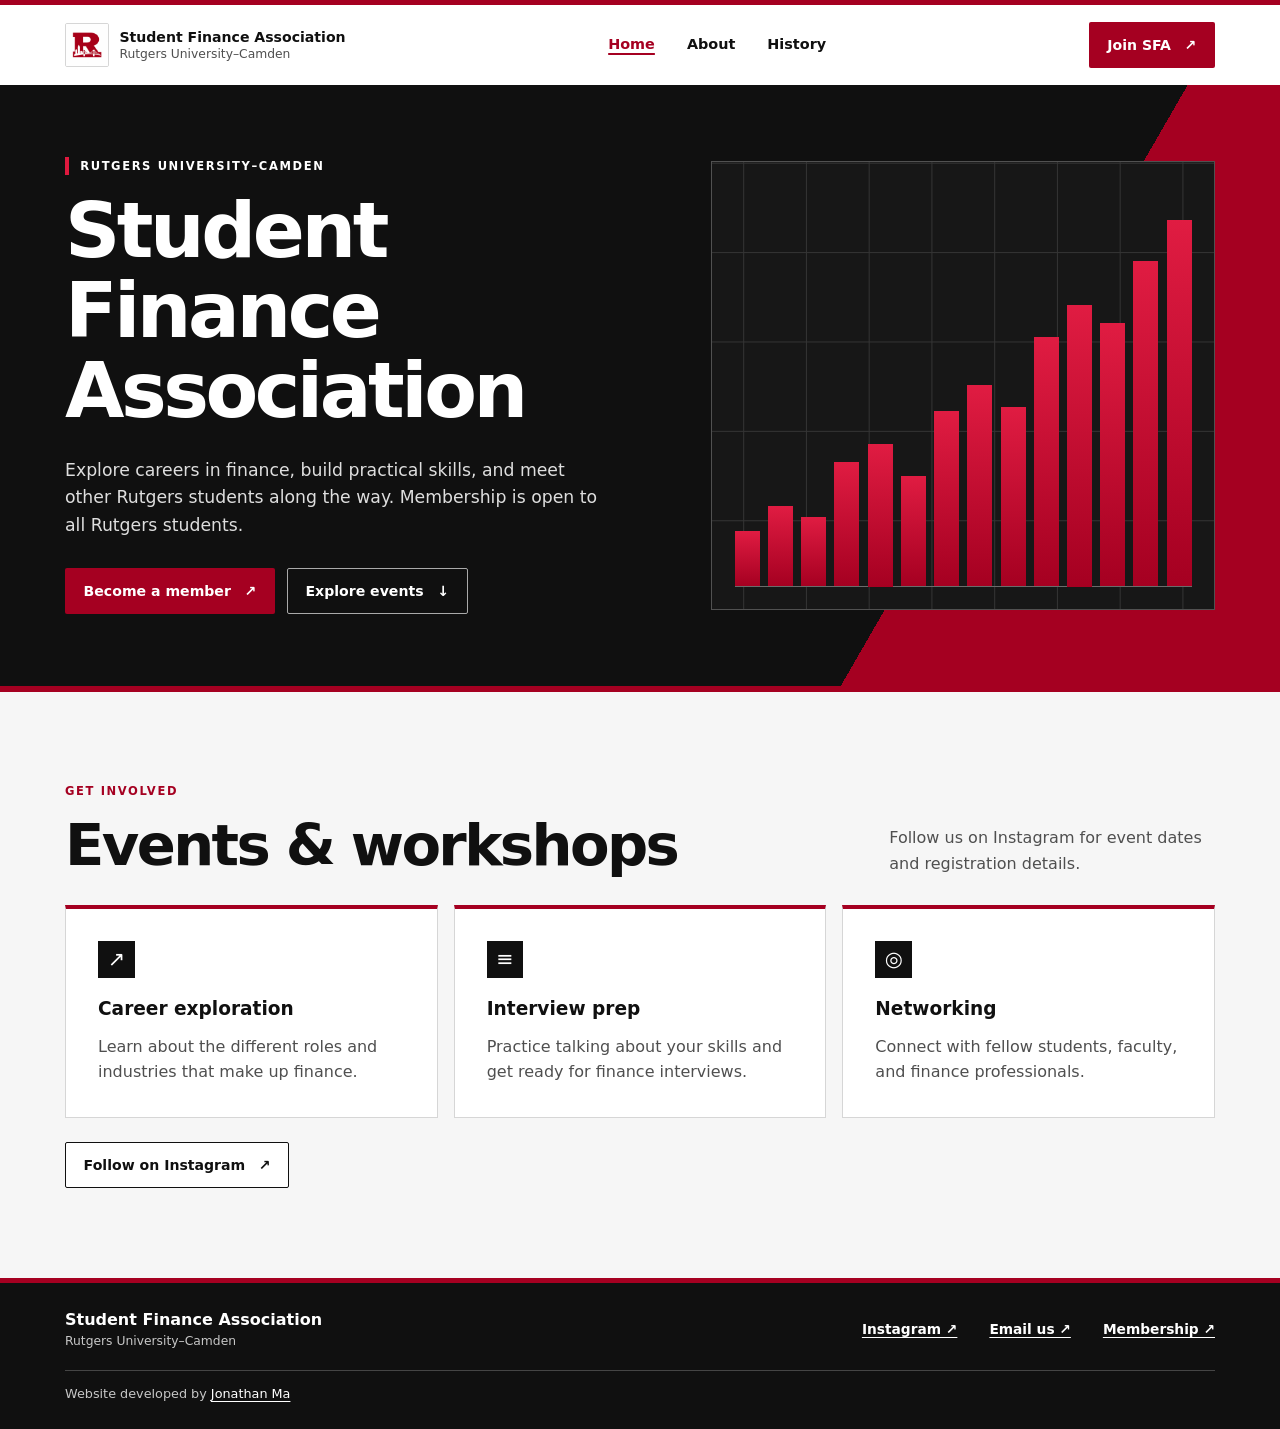
<file: index.html>
<!doctype html>
<html lang="en">
<head>
  <meta charset="utf-8">
  <meta name="viewport" content="width=device-width, initial-scale=1">
  <meta name="description" content="Explore finance, build career skills, and meet other Rutgers students through the Student Finance Association at Rutgers–Camden.">
  <meta name="theme-color" content="#a50021">
  <title>Home | Rutgers–Camden Student Finance Association</title>
  <link rel="icon" href="assets/mark.jpg">
  <link rel="stylesheet" href="assets/site.css">
</head>
<body>
  <a class="skip" href="#main">Skip to content</a>
  <header class="header">
    <div class="wrap header-inner">
      <a class="brand" href="./">
        <img src="assets/mark.jpg" width="44" height="44" alt="">
        <span>Student Finance Association<small>Rutgers University–Camden</small></span>
      </a>
      <nav aria-label="Main navigation">
        <a href="./" aria-current="page">Home</a>
        <a href="about.html">About</a>
        <a href="history.html">History</a>
      </nav>
      <a class="button header-join" href="https://forms.gle/n9LAs4Z3TxZthcCf7">Join SFA <span aria-hidden="true">↗</span></a>
    </div>
  </header>
  <main id="main" tabindex="-1">
    <section class="hero">
      <div class="wrap hero-inner">
        <div class="hero-copy">
          <p class="eyebrow">Rutgers University–Camden</p>
          <h1>Student Finance<br>Association</h1>
          <p>Explore careers in finance, build practical skills, and meet other Rutgers students along the way. Membership is open to all Rutgers students.</p>
          <div class="actions">
            <a class="button" href="https://forms.gle/n9LAs4Z3TxZthcCf7">Become a member <span aria-hidden="true">↗</span></a>
            <a class="button outline" href="#events">Explore events <span aria-hidden="true">↓</span></a>
          </div>
        </div>
        <div class="hero-art" aria-hidden="true">
          <div class="bars"><i style="--height:15%;--order:0"></i><i style="--height:22%;--order:1"></i><i style="--height:19%;--order:2"></i><i style="--height:34%;--order:3"></i><i style="--height:39%;--order:4"></i><i style="--height:30%;--order:5"></i><i style="--height:48%;--order:6"></i><i style="--height:55%;--order:7"></i><i style="--height:49%;--order:8"></i><i style="--height:68%;--order:9"></i><i style="--height:77%;--order:10"></i><i style="--height:72%;--order:11"></i><i style="--height:89%;--order:12"></i><i style="--height:100%;--order:13"></i></div>
        </div>
      </div>
    </section>
    <section class="events wrap" id="events">
      <div class="section-heading">
        <div><p class="eyebrow">Get involved</p><h2>Events &amp; workshops</h2></div>
        <p>Follow us on Instagram for event dates and registration details.</p>
      </div>
      <div class="cards">
        <article class="card"><span class="card-icon" aria-hidden="true">↗</span><h3>Career exploration</h3><p>Learn about the different roles and industries that make up finance.</p></article>
        <article class="card"><span class="card-icon" aria-hidden="true">≡</span><h3>Interview prep</h3><p>Practice talking about your skills and get ready for finance interviews.</p></article>
        <article class="card"><span class="card-icon" aria-hidden="true">◎</span><h3>Networking</h3><p>Connect with fellow students, faculty, and finance professionals.</p></article>
      </div>
      <a class="button secondary" href="https://www.instagram.com/rutgerscamden.sfa/">Follow on Instagram <span aria-hidden="true">↗</span></a>
    </section>
  </main>
  <footer class="footer">
    <div class="wrap footer-inner">
      <div><strong>Student Finance Association</strong><span>Rutgers University–Camden</span></div>
      <div class="footer-links">
        <a href="https://www.instagram.com/rutgerscamden.sfa/">Instagram ↗</a>
        <a href="mailto:rucstudentfinanceassociation@gmail.com">Email us ↗</a>
        <a href="https://forms.gle/n9LAs4Z3TxZthcCf7">Membership ↗</a>
      </div>
    </div>
    <p class="wrap footer-credit">Website developed by <a href="https://jonathanma03.github.io/">Jonathan Ma</a></p>
  </footer>
</body>
</html>
</file>
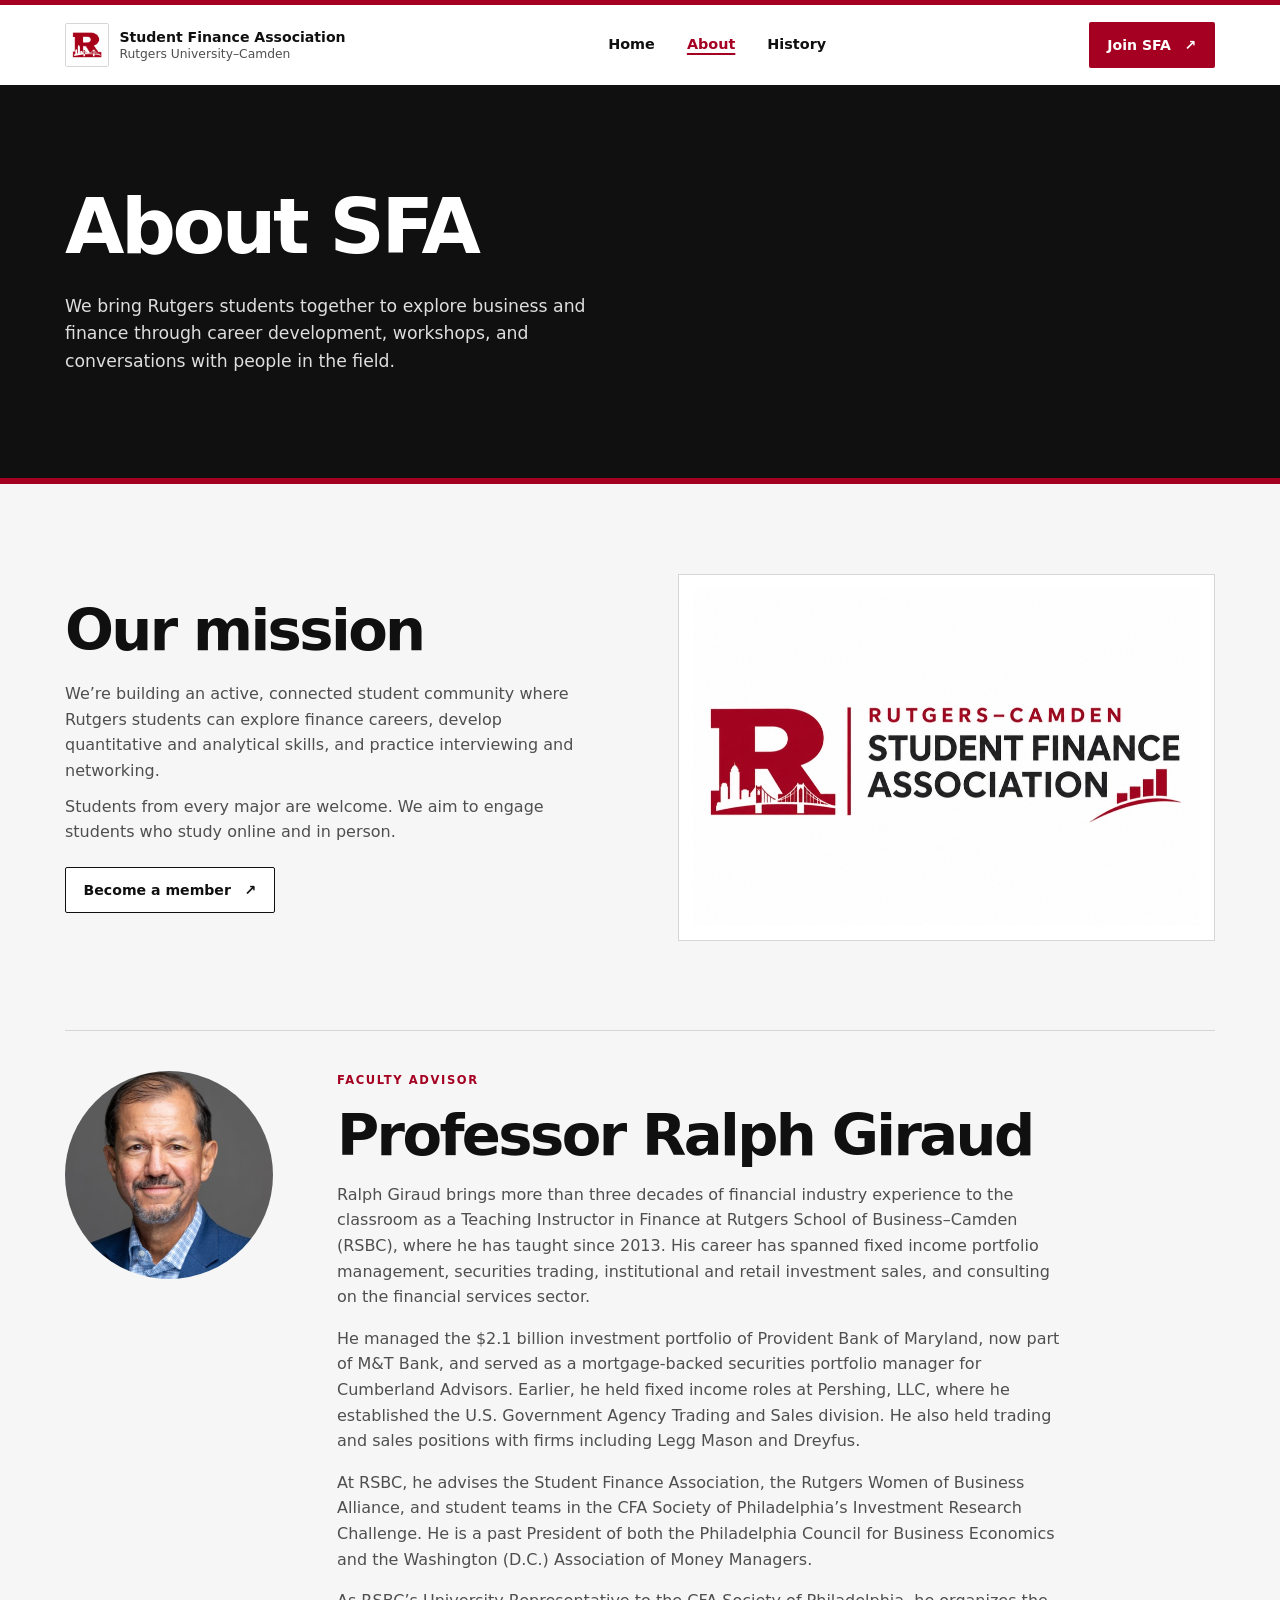
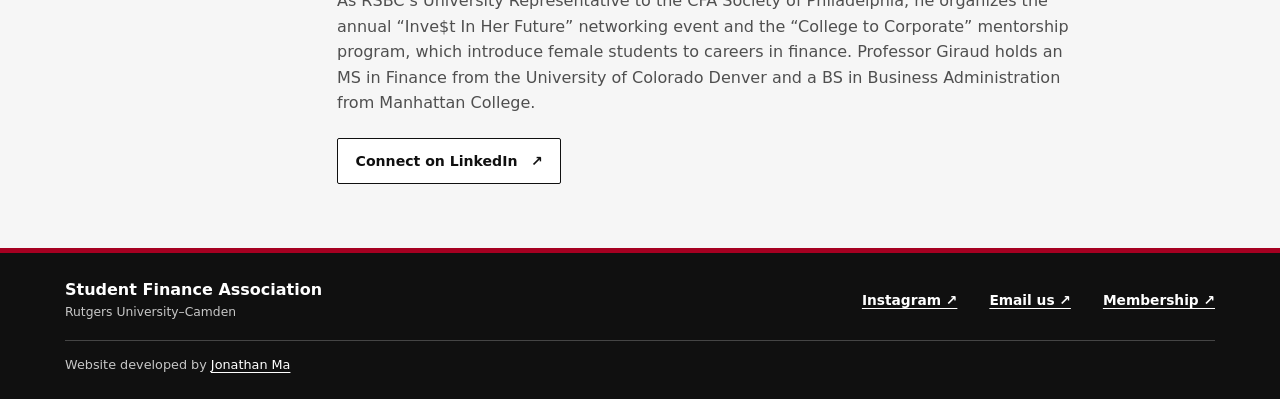
<file: about.html>
<!doctype html>
<html lang="en">
<head>
  <meta charset="utf-8">
  <meta name="viewport" content="width=device-width, initial-scale=1">
  <meta name="description" content="Learn about the Rutgers–Camden Student Finance Association, its mission, and faculty advisor Professor Ralph Giraud.">
  <meta name="theme-color" content="#a50021">
  <title>About | Rutgers–Camden Student Finance Association</title>
  <link rel="icon" href="assets/mark.jpg">
  <link rel="stylesheet" href="assets/site.css">
</head>
<body>
  <a class="skip" href="#main">Skip to content</a>
  <header class="header">
    <div class="wrap header-inner">
      <a class="brand" href="./">
        <img src="assets/mark.jpg" width="44" height="44" alt="">
        <span>Student Finance Association<small>Rutgers University–Camden</small></span>
      </a>
      <nav aria-label="Main navigation">
        <a href="./">Home</a>
        <a href="about.html" aria-current="page">About</a>
        <a href="history.html">History</a>
      </nav>
      <a class="button header-join" href="https://forms.gle/n9LAs4Z3TxZthcCf7">Join SFA <span aria-hidden="true">↗</span></a>
    </div>
  </header>
  <main id="main" tabindex="-1">
    <section class="page-intro">
      <div class="wrap">
        <h1>About SFA</h1>
        <p>We bring Rutgers students together to explore business and finance through career development, workshops, and conversations with people in the field.</p>
      </div>
    </section>
    <section class="wrap about-grid" aria-labelledby="mission">
      <div>
        <h2 id="mission">Our mission</h2>
        <p>We’re building an active, connected student community where Rutgers students can explore finance careers, develop quantitative and analytical skills, and practice interviewing and networking.</p>
        <p>Students from every major are welcome. We aim to engage students who study online and in person.</p>
        <a class="button secondary" href="https://forms.gle/n9LAs4Z3TxZthcCf7">Become a member <span aria-hidden="true">↗</span></a>
      </div>
      <div class="logo-panel"><img src="assets/wordmark.jpg" width="1000" height="667" alt="Rutgers–Camden Student Finance Association logo"></div>
    </section>
    <section class="wrap advisor" aria-labelledby="advisor">
      <img class="portrait advisor-portrait" src="assets/portraits/giraud.jpg" width="375" height="500" alt="" loading="lazy">
      <div class="advisor-content">
        <p class="eyebrow">Faculty advisor</p>
        <h2 id="advisor">Professor Ralph Giraud</h2>
        <p>Ralph Giraud brings more than three decades of financial industry experience to the classroom as a Teaching Instructor in Finance at Rutgers School of Business–Camden (RSBC), where he has taught since 2013. His career has spanned fixed income portfolio management, securities trading, institutional and retail investment sales, and consulting on the financial services sector.</p>
        <p>He managed the $2.1 billion investment portfolio of Provident Bank of Maryland, now part of M&amp;T Bank, and served as a mortgage-backed securities portfolio manager for Cumberland Advisors. Earlier, he held fixed income roles at Pershing, LLC, where he established the U.S. Government Agency Trading and Sales division. He also held trading and sales positions with firms including Legg Mason and Dreyfus.</p>
        <p>At RSBC, he advises the Student Finance Association, the Rutgers Women of Business Alliance, and student teams in the CFA Society of Philadelphia’s Investment Research Challenge. He is a past President of both the Philadelphia Council for Business Economics and the Washington (D.C.) Association of Money Managers.</p>
        <p>As RSBC’s University Representative to the CFA Society of Philadelphia, he organizes the annual “Inve$t In Her Future” networking event and the “College to Corporate” mentorship program, which introduce female students to careers in finance. Professor Giraud holds an MS in Finance from the University of Colorado Denver and a BS in Business Administration from Manhattan College.</p>
        <a class="button secondary" href="https://www.linkedin.com/in/ralphgiraud/">Connect on LinkedIn <span aria-hidden="true">↗</span></a>
      </div>
    </section>
  </main>
  <footer class="footer">
    <div class="wrap footer-inner">
      <div><strong>Student Finance Association</strong><span>Rutgers University–Camden</span></div>
      <div class="footer-links">
        <a href="https://www.instagram.com/rutgerscamden.sfa/">Instagram ↗</a>
        <a href="mailto:rucstudentfinanceassociation@gmail.com">Email us ↗</a>
        <a href="https://forms.gle/n9LAs4Z3TxZthcCf7">Membership ↗</a>
      </div>
    </div>
    <p class="wrap footer-credit">Website developed by <a href="https://jonathanma03.github.io/">Jonathan Ma</a></p>
  </footer>
</body>
</html>
</file>
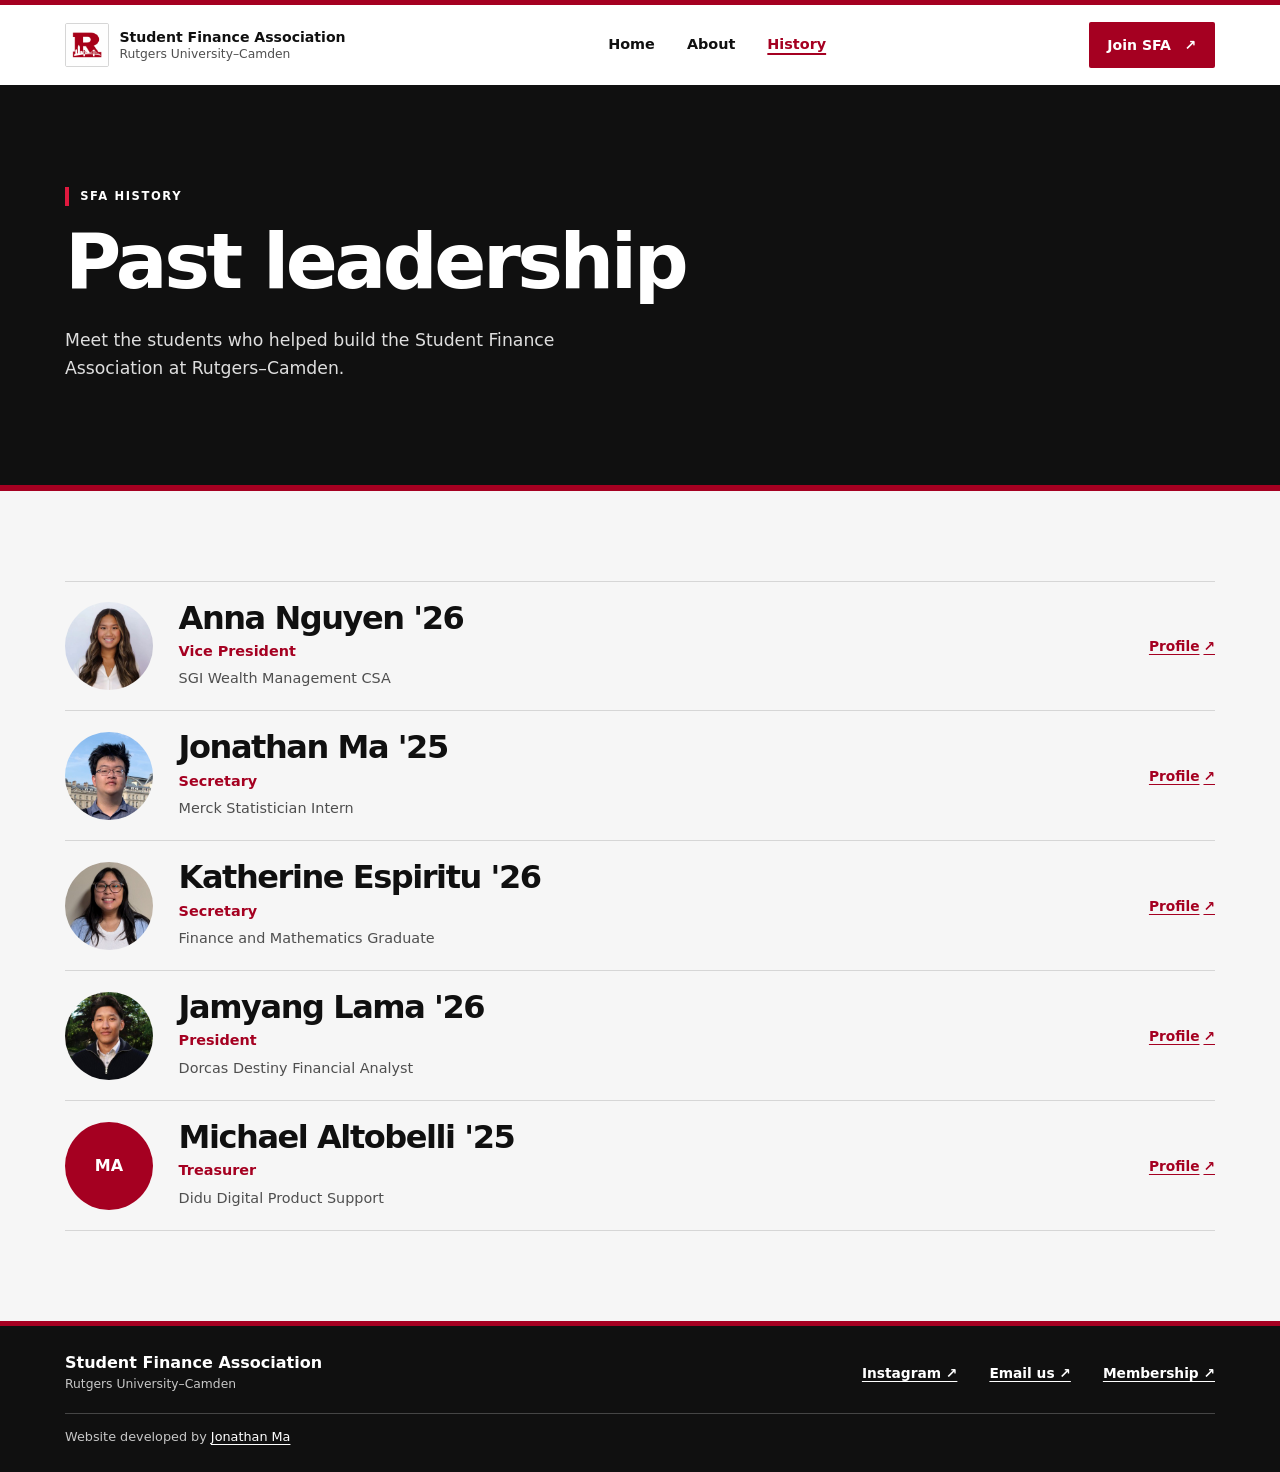
<file: history.html>
<!doctype html>
<html lang="en">
<head>
  <meta charset="utf-8">
  <meta name="viewport" content="width=device-width, initial-scale=1">
  <meta name="description" content="Meet the past leadership of the Rutgers–Camden Student Finance Association.">
  <meta name="theme-color" content="#a50021">
  <title>History | Rutgers–Camden Student Finance Association</title>
  <link rel="icon" href="assets/mark.jpg">
  <link rel="stylesheet" href="assets/site.css">
</head>
<body>
  <a class="skip" href="#main">Skip to content</a>
  <header class="header">
    <div class="wrap header-inner">
      <a class="brand" href="./">
        <img src="assets/mark.jpg" width="44" height="44" alt="">
        <span>Student Finance Association<small>Rutgers University–Camden</small></span>
      </a>
      <nav aria-label="Main navigation">
        <a href="./">Home</a>
        <a href="about.html">About</a>
        <a href="history.html" aria-current="page">History</a>
      </nav>
      <a class="button header-join" href="https://forms.gle/n9LAs4Z3TxZthcCf7">Join SFA <span aria-hidden="true">↗</span></a>
    </div>
  </header>
  <main id="main" tabindex="-1">
    <section class="page-intro">
      <div class="wrap">
        <p class="eyebrow">SFA history</p>
        <h1>Past leadership</h1>
        <p>Meet the students who helped build the Student Finance Association at Rutgers–Camden.</p>
      </div>
    </section>
    <section class="wrap history" aria-label="Past leaders">
      <ul class="leaders">
        <li class="leader">
          <img class="portrait" src="assets/portraits/nguyen.jpg" width="256" height="256" alt="" loading="lazy">
          <div><h2>Anna Nguyen '26</h2><p class="role">Vice President</p><p>SGI Wealth Management CSA</p></div>
          <a href="https://www.linkedin.com/in/anna-tam-nguyen-8a662b291/" aria-label="Anna Nguyen’s profile">Profile <span aria-hidden="true">↗</span></a>
        </li>
        <li class="leader">
          <img class="portrait" src="assets/portraits/ma.jpg" width="256" height="256" alt="" loading="lazy">
          <div><h2>Jonathan Ma '25</h2><p class="role">Secretary</p><p>Merck Statistician Intern</p></div>
          <a href="https://jonathanma03.github.io/" aria-label="Jonathan Ma’s profile">Profile <span aria-hidden="true">↗</span></a>
        </li>
        <li class="leader">
          <img class="portrait" src="assets/portraits/espiritu.jpg" width="256" height="256" alt="" loading="lazy">
          <div><h2>Katherine Espiritu '26</h2><p class="role">Secretary</p><p>Finance and Mathematics Graduate</p></div>
          <a href="https://www.linkedin.com/in/katherine-espiritu-308123265/" aria-label="Katherine Espiritu’s profile">Profile <span aria-hidden="true">↗</span></a>
        </li>
        <li class="leader">
          <img class="portrait" src="assets/portraits/lama.jpg" width="256" height="256" alt="" loading="lazy">
          <div><h2>Jamyang Lama '26</h2><p class="role">President</p><p>Dorcas Destiny Financial Analyst</p></div>
          <a href="https://www.linkedin.com/in/jamyang-lama/" aria-label="Jamyang Lama’s profile">Profile <span aria-hidden="true">↗</span></a>
        </li>
        <li class="leader">
          <span class="portrait initials" aria-hidden="true">MA</span>
          <div><h2>Michael Altobelli '25</h2><p class="role">Treasurer</p><p>Didu Digital Product Support</p></div>
          <a href="https://www.linkedin.com/in/michael-altobelli-6644b8232/" aria-label="Michael Altobelli’s profile">Profile <span aria-hidden="true">↗</span></a>
        </li>
      </ul>
    </section>
  </main>
  <footer class="footer">
    <div class="wrap footer-inner">
      <div><strong>Student Finance Association</strong><span>Rutgers University–Camden</span></div>
      <div class="footer-links">
        <a href="https://www.instagram.com/rutgerscamden.sfa/">Instagram ↗</a>
        <a href="mailto:rucstudentfinanceassociation@gmail.com">Email us ↗</a>
        <a href="https://forms.gle/n9LAs4Z3TxZthcCf7">Membership ↗</a>
      </div>
    </div>
    <p class="wrap footer-credit">Website developed by <a href="https://jonathanma03.github.io/">Jonathan Ma</a></p>
  </footer>
</body>
</html>
</file>
<file: assets/site.css>
:root {
  color-scheme: light;
  --crimson: #a50021;
  --ink: #101010;
  --muted: #4f4f4f;
  --paper: #f6f6f6;
  --line: #d6d6d6;
  --body: system-ui, -apple-system, BlinkMacSystemFont, "Segoe UI", sans-serif;
}
*, *::before, *::after { box-sizing: border-box; }
html { scroll-behavior: smooth; }
body { margin: 0; font-family: var(--body); color: var(--ink); background: var(--paper); line-height: 1.6; }
img { display: block; max-width: 100%; }
a { color: inherit; text-underline-offset: .25em; }
:focus-visible { outline: 3px solid #5786d0; outline-offset: 4px; }
h1, h2, h3, p { margin: 0; }
h1, h2 { font-weight: 850; letter-spacing: -.045em; line-height: 1.04; }
h1 { font-size: clamp(2.25rem, 6vw, 5.15rem); }
h2 { font-size: clamp(2.2rem, 4.5vw, 3.8rem); }
h3 { font-size: 1.16rem; }
.wrap { width: min(1150px, calc(100% - 3rem)); margin-inline: auto; }
.eyebrow { font-size: .72rem; letter-spacing: .14em; font-weight: 750; text-transform: uppercase; color: var(--crimson); margin-bottom: 1rem; }
.skip { position: absolute; top: .5rem; left: .5rem; padding: .75rem; background: white; z-index: 5; transform: translateY(-160%); }
.skip:focus { transform: none; }
.header { background: #fff; border-top: 5px solid var(--crimson); }
.header-inner, .footer-inner { display: flex; align-items: center; justify-content: space-between; gap: 1.5rem; }
.header-inner { min-height: 80px; }
.brand { display: flex; align-items: center; gap: .65rem; text-decoration: none; font-size: .88rem; line-height: 1.3; font-weight: 750; }
.brand img { border: 1px solid var(--line); border-radius: 2px; flex: none; }
.brand small, .footer-inner span { display: block; color: var(--muted); font-size: .77rem; font-weight: 500; }
nav, .footer-links { display: flex; align-items: center; gap: clamp(1rem, 3vw, 2rem); }
nav a { display: inline-flex; align-items: center; min-height: 44px; font-size: .9rem; font-weight: 650; text-decoration: none; }
nav a:hover, nav a[aria-current] { color: var(--crimson); text-decoration: underline; text-decoration-thickness: 2px; }
.button { display: inline-flex; align-items: center; justify-content: center; gap: .85rem; min-height: 46px; padding: .6rem 1.1rem; border: 1px solid transparent; border-radius: 2px; background: var(--crimson); color: #fff; font-size: .88rem; font-weight: 700; text-decoration: none; transition: background-color .2s, transform .2s; }
.button:hover { background: #780018; transform: translateY(-2px); }
.outline { background: transparent; border-color: #aaa; }
.outline:hover { background: #ffffff18; }
.secondary { background: #fff; color: var(--ink); border-color: var(--ink); }
.secondary:hover { background: var(--ink); color: #fff; }
.hero, .page-intro { background: var(--ink); color: #fff; border-bottom: 6px solid var(--crimson); }
@media (min-width: 751px) {
  .hero { background: linear-gradient(120deg, var(--ink) 73%, var(--crimson) 73%); }
}
.hero-inner { position: relative; display: grid; grid-template-columns: minmax(0, 1.22fr) minmax(0, 1fr); align-items: center; gap: 2rem; min-height: 520px; padding-block: 4.5rem; }
.hero-copy { animation: appear .65s ease-out both; }
.hero .eyebrow, .page-intro .eyebrow { color: #fff; border-left: 4px solid #df193e; padding-left: .7rem; }
.hero h1 + p, .page-intro h1 + p { margin-top: 1.6rem; max-width: 49ch; color: #dedede; font-size: 1.08rem; }
.actions { display: flex; flex-wrap: wrap; gap: .75rem; margin-top: 1.8rem; }
.hero-art { display: flex; align-items: end; aspect-ratio: 1.12; padding: 1.4rem; border: 1px solid #515151; background: linear-gradient(#343434 1px, transparent 1px) center bottom / 100% 20%, linear-gradient(90deg, #343434 1px, transparent 1px) center / 12.5% 100%, #171717; }
.bars { width: 100%; height: 91%; display: grid; grid-template-columns: repeat(14, 1fr); gap: clamp(.2rem, .65vw, .62rem); align-items: end; border-bottom: 1px solid #6b6b6b; }
.bars i { height: var(--height); background: linear-gradient(#e01c42, var(--crimson)); transform-origin: bottom; animation: grow .75s cubic-bezier(.2,.65,.35,1) both; animation-delay: calc(var(--order) * 36ms); }
.events, .about-grid, .history { padding-block: clamp(3.5rem, 7vw, 6rem); }
.section-heading { display: flex; align-items: end; justify-content: space-between; gap: 1.5rem; margin-bottom: 1.8rem; }
.section-heading > p { max-width: 32ch; color: var(--muted); }
.cards { display: grid; grid-template-columns: repeat(3, minmax(0, 1fr)); gap: 1rem; margin-bottom: 1.5rem; }
.card { border: 1px solid var(--line); border-top: 4px solid var(--crimson); padding: clamp(1.2rem, 3vw, 2rem); background: #fff; }
.card-icon { display: grid; place-items: center; width: 2.3rem; height: 2.3rem; background: var(--ink); color: #fff; font-size: 1.3rem; margin-bottom: 1rem; }
.card p, .about-grid p:not(.eyebrow) { color: var(--muted); margin-top: .65rem; }
.page-intro { padding-block: clamp(3.5rem, 8vw, 7rem); }
.page-intro .wrap { animation: appear .65s ease-out both; }
.about-grid { display: grid; grid-template-columns: 1fr 1fr; align-items: center; gap: clamp(2rem, 6vw, 6rem); }
.about-grid h2 + p:not(.eyebrow) { margin-top: 1.25rem; }
.about-grid .button { margin-top: 1.4rem; }
.logo-panel { border: 1px solid var(--line); background: white; overflow: hidden; padding: .85rem; }
.logo-panel img { width: 100%; height: auto; }
.advisor { display: grid; grid-template-columns: auto minmax(0, 1fr); align-items: start; gap: clamp(1.5rem, 5vw, 4rem); padding-block: 2.5rem 4rem; border-top: 1px solid var(--line); }
.advisor-content { max-width: 72ch; }
.advisor-content p:not(.eyebrow) { margin-top: 1rem; color: var(--muted); }
.advisor-content .button { margin-top: 1.4rem; }
.leaders { list-style: none; margin: 0; padding: 0; border-top: 1px solid var(--line); }
.leader { display: grid; grid-template-columns: auto 1fr auto; gap: clamp(.7rem, 3vw, 1.6rem); align-items: center; padding-block: 1.25rem; border-bottom: 1px solid var(--line); }
.leader h2 { font-size: clamp(1.45rem, 3vw, 2rem); }
.leader p { color: var(--muted); font-size: .9rem; margin-top: .3rem; }
.leader .role { color: var(--crimson); font-weight: 700; }
.portrait { width: clamp(3rem, 8vw, 5.5rem); height: auto; aspect-ratio: 1; object-fit: cover; border-radius: 50%; }
.advisor-portrait { width: clamp(7rem, 20vw, 13rem); object-position: center 18%; }
.initials { display: grid; place-items: center; background: var(--crimson); color: #fff; font-weight: 750; }
.leader a, .footer-links a { font-size: .86rem; font-weight: 650; }
.leader a { color: var(--crimson); display: inline-flex; align-items: center; gap: .25rem; min-height: 44px; }
.footer { background: var(--ink); color: #fff; border-top: 5px solid var(--crimson); padding-block: 1.5rem; }
.footer-inner span { color: #c7c7c7; }
.footer-links { flex-wrap: wrap; }
.footer-credit { margin-top: 1.1rem; padding-top: .85rem; border-top: 1px solid #454545; color: #c7c7c7; font-size: .8rem; }
.footer-credit a { color: #fff; }
@keyframes appear { from { opacity: 0; transform: translateY(14px); } to { opacity: 1; transform: none; } }
@keyframes grow { from { transform: scaleY(.04); opacity: .4; } to { transform: scaleY(1); opacity: 1; } }
@media (max-width: 750px) {
  .hero-inner { grid-template-columns: 1fr; min-height: 0; padding-block: 3.5rem; }
  .hero-art { aspect-ratio: auto; height: clamp(130px, 32vw, 220px); padding: .85rem; }
  .about-grid { grid-template-columns: 1fr; }
  .section-heading { align-items: start; flex-direction: column; gap: .8rem; }
}
@media (max-width: 600px) {
  .wrap { width: calc(100% - 2rem); }
  .header-inner { display: grid; grid-template-columns: 1fr auto; gap: .4rem .6rem; padding-top: .6rem; }
  .header-join { grid-column: 2; grid-row: 1; padding-inline: .55rem; gap: .3rem; white-space: nowrap; }
  nav { grid-row: 2; grid-column: 1 / -1; }
  .cards, .advisor { grid-template-columns: 1fr; }
  .footer-inner { align-items: start; flex-direction: column; gap: .8rem; }
}
@media (prefers-reduced-motion: reduce) {
  *, *::before, *::after { animation: none !important; transition: none !important; scroll-behavior: auto !important; }
}
</file>
